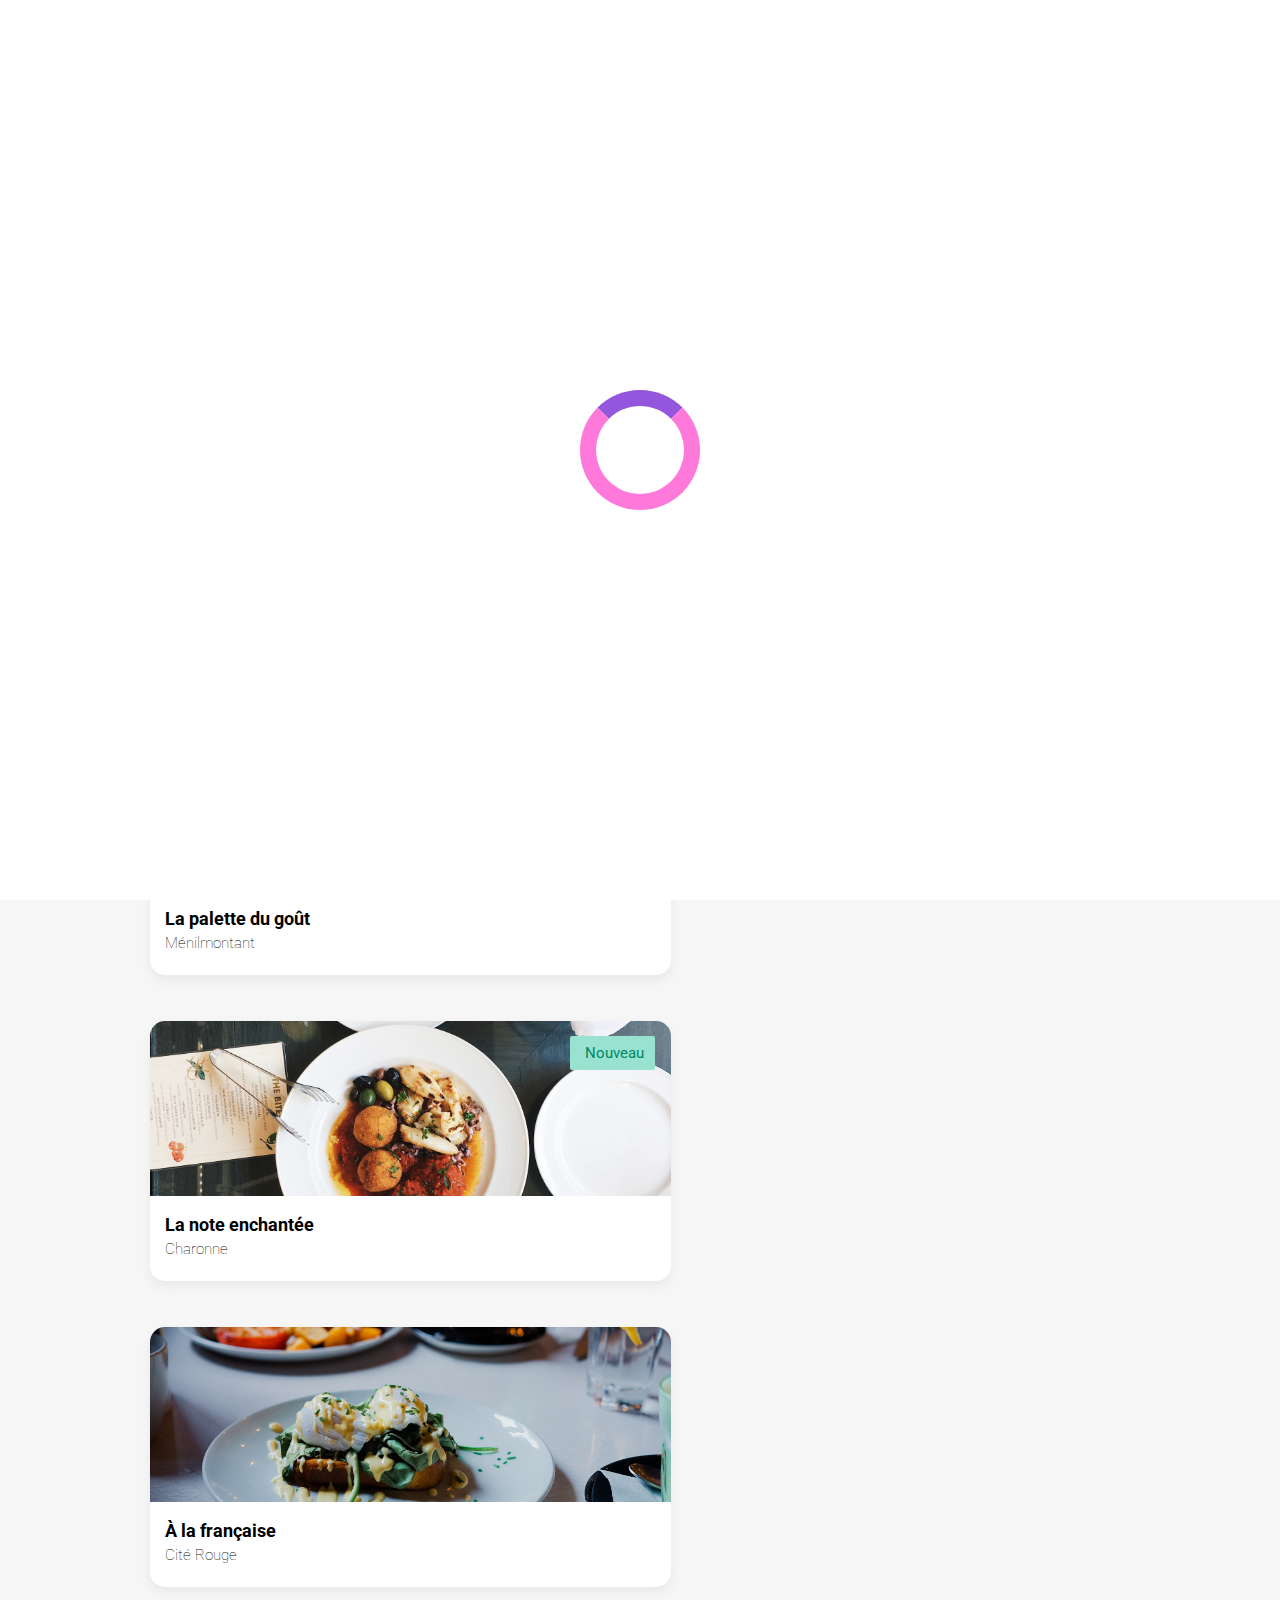
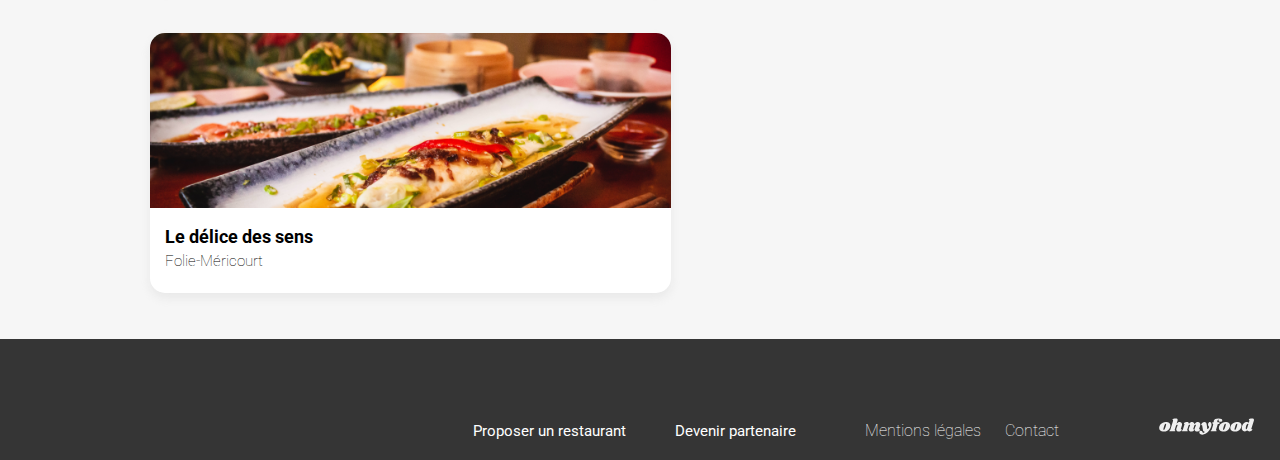
<file: index.html>
<!DOCTYPE html>
<html lang="fr">
<head>
    <meta charset="UTF-8">
    <meta name="viewport" content="width=device-width, initial-scale=1.0">
    <link rel="stylesheet" href="https://cdnjs.cloudflare.com/ajax/libs/font-awesome/6.2.1/css/all.min.css" integrity="sha512-MV7K8+y+gLIBoVD59lQIYicR65iaqukzvf/nwasF0nqhPay5w/9lJmVM2hMDcnK1OnMGCdVK+iQrJ7lzPJQd1w==" crossorigin="anonymous" referrerpolicy="no-referrer">
    <link rel="preconnect" href="https://fonts.googleapis.com">
    <link rel="preconnect" href="https://fonts.gstatic.com" crossorigin>
    <link href="https://fonts.googleapis.com/css2?family=Shrikhand&display=swap" rel="stylesheet">
    <link rel="preconnect" href="https://fonts.googleapis.com">
    <link rel="preconnect" href="https://fonts.gstatic.com" crossorigin>
    <link href="https://fonts.googleapis.com/css2?family=Roboto:ital,wght@0,100;0,300;0,400;0,500;0,700;0,900;1,100;1,300;1,400;1,500;1,700;1,900&family=Shrikhand&display=swap" rel="stylesheet">
    <title>Ohmyfood</title>
    <link rel="stylesheet" href="./assets/css/style.css">
</head>
<body>
    <!-- Loading Section -->
    <div id="loader" class="loader">
        <div class="spinner"></div>
    </div>
    <!-- Header Section -->
    <header class="header">
        <div class="logo">
            <img src="assets/images/logo/ohmyfood@2x.svg" alt="Logo Ohmyfood">
        </div>
    <!-- Choix Ville Section -->  
        <form class="ville">
            <i class="fa-solid fa-location-dot"></i>
            <input type="text" name="ville" id="ville" placeholder="Paris, Belleville">
        </form>
    </header>

    <main>
        <section class="explorer">
            <h1>Réserver le menu qui vous convient</h1>
            <p>Découvrez des restaurants d'exception, sélectionnés par nos soins.</p>
            <button class="button">Explorer nos restaurants</button>
        </section>
        <section class="functioning">
            <h2>Fonctionnement</h2>
            <div class="functioning__container">
                <div class="functioning__item">
                    <div class="functioning__number">1</div>
                        <div class="functioning__txt">
                            <i class="fa-solid fa-mobile-screen-button"></i>
                            <p>Choisissez un restaurant</p>
                        </div>
                </div>
                <div class="functioning__item">
                    <div class="functioning__number">2</div>
                        <div class="functioning__txt">
                            <i class="fa-list-ul fas" aria-hidden="true"></i>
                            <p>Composez votre menu</p>
                        </div>
                </div>
                <div class="functioning__item">
                    <div class="functioning__number">3</div>
                        <div class="functioning__txt">
                            <i class="fa-store fas" aria-hidden="true"></i>
                            <p>Dégustez au restaurant</p>
                        </div>
                </div>
            </div>
        </section>
        <section class="restaurant">
            <div>
                <h2>Restaurants</h2>
            </div>
            <div class="restaurant__container">
                <div class="restaurant__card">
                    <span class="restaurant__nouveau">Nouveau</span>
                    <a href="menu_palette_du_gout.html">
                        <img src="assets/images/restaurants/jay-wennington-N_Y88TWmGwA-unsplash.jpg" alt="Image du restaurant La palette du goût">
                        <div class="restaurant__description">
                            <div class="restaurant__text">
                                <h3>La palette du goût</h3>
                                <div>Ménilmontant</div>
                            </div>
                        </div>
                    </a>
                            <div class="restaurant__heart">
                                <i class="fa-regular fa-heart"></i>
                                <i class="fa-solid fa-heart"></i>
                            </div>
                </div>
                <div class="restaurant__card">
                    <a href="menu_palette_du_gout.html">
                        <div class="restaurant__nouveau">Nouveau</div>
                        <img src="assets/images/restaurants/stil-u2Lp8tXIcjw-unsplash.jpg" alt="">
                        <div class="restaurant__description">
                            <div class="restaurant__text">
                                <h3>La note enchantée</h3>
                                <div>Charonne</div>
                            </div>
                        </div>
                    </a>
                            <div class="restaurant__heart">
                                <i class="fa-sharp fa-regular fa-heart"></i>
                                <i class="fa-solid fa-heart"></i>
                            </div>
                        </div>
                <div class="restaurant__card">
                    <a href="menu_la_francaise.html">
                        <img src="assets/images/restaurants/toa-heftiba-DQKerTsQwi0-unsplash.jpg" alt="">
                        <div class="restaurant__description">
                            <div class="restaurant__text">
                                <h3>À la française</h3>
                                <div>Cité Rouge</div>
                            </div>
                        </div>
                    </a>
                            <div class="restaurant__heart">
                                <i class="fa-sharp fa-regular fa-heart"></i>
                                <i class="fa-solid fa-heart"></i>
                            </div>
                </div>
                <div class="restaurant__card">
                    <a href="menu_delice_des_sens.html">
                        <img src="assets/images/restaurants/louis-hansel-shotsoflouis-qNBGVyOCY8Q-unsplash.jpg" alt="">
                        <div class="restaurant__description">
                            <div class="restaurant__text">
                                <h3>Le délice des sens</h3>
                                <div>Folie-Méricourt</div>
                            </div>
                        </div>
                    </a>
                            <div class="restaurant__heart">
                                <i class="fa-sharp fa-regular fa-heart"></i>
                                <i class="fa-solid fa-heart"></i>
                            </div>
                </div>
            </div>
        </section>
    </main>
    <footer>
        <div class="footer">
            <img src="assets/images/logo/ohmyfood@2x.svg" alt="">
                <div class="footer__reverve">
                <div class="footer__proposerpartenaire">
                    <a href="">
                        <i class="fa-utensils fas" aria-hidden="true"></i>
                        <p id="footer__proposer">Proposer un restaurant</p>
                    </a>
                    <a href="">
                        <i class="fa-hands-helping fas" aria-hidden="true"></i>
                        <p id="footer__parternaire">Devenir partenaire</p>
                    </a>
                </div>
                <div class="footer__mentioncontact">
                    <a href="">
                        <p id="footer__mention">Mentions légales</p>
                    </a>
                    <a href="mailto:exemple@gmail.com">
                        <p id="footer__contact">Contact</p>
                    </a>
                </div>
            </div>
        </div>
    </footer>
</body>
</html>
</file>
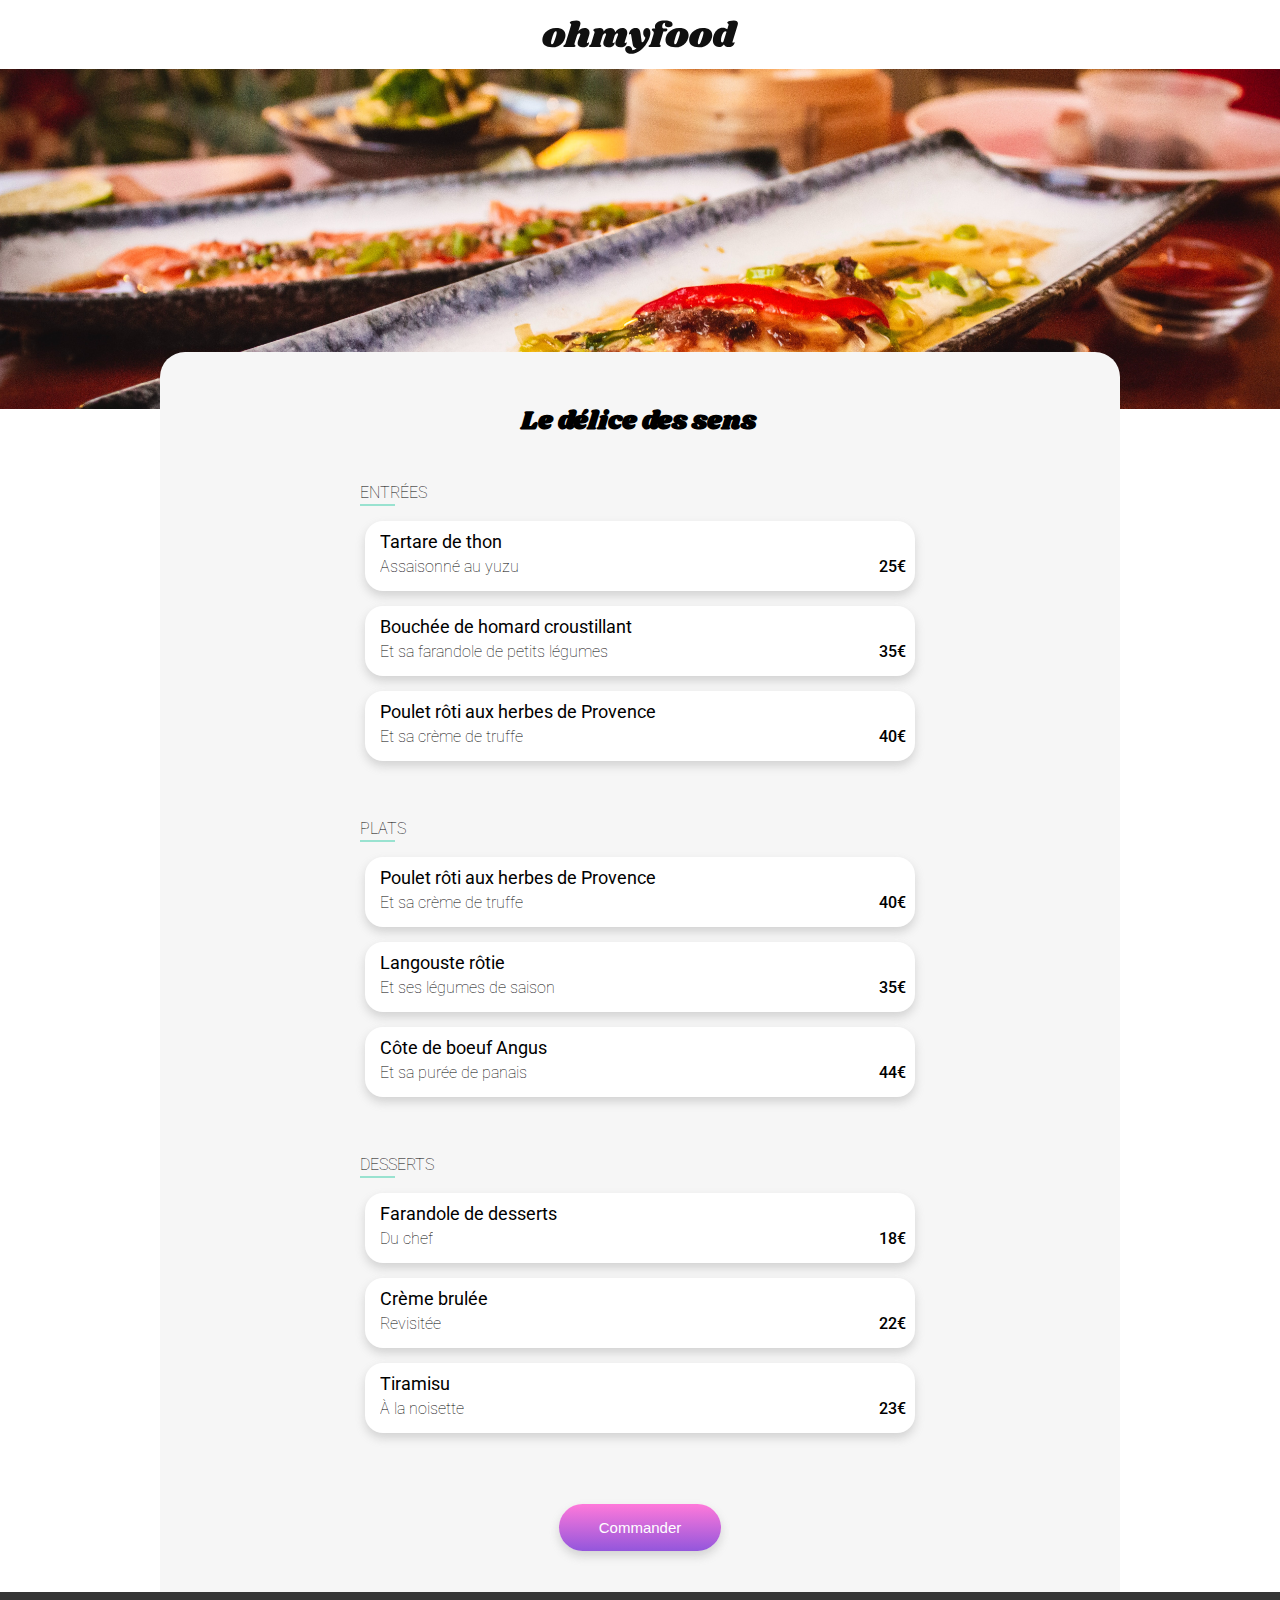
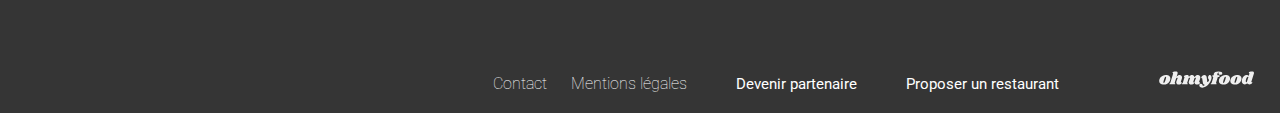
<file: menu_delice_des_sens.html>
<!DOCTYPE html>
<html lang="fr">
<head>
    <meta charset="UTF-8">
    <meta name="viewport" content="width=device-width, initial-scale=1.0">
    <link rel="stylesheet" href="https://cdnjs.cloudflare.com/ajax/libs/font-awesome/6.2.1/css/all.min.css" integrity="sha512-MV7K8+y+gLIBoVD59lQIYicR65iaqukzvf/nwasF0nqhPay5w/9lJmVM2hMDcnK1OnMGCdVK+iQrJ7lzPJQd1w==" crossorigin="anonymous" referrerpolicy="no-referrer">
    <link rel="preconnect" href="https://fonts.googleapis.com">
    <link rel="preconnect" href="https://fonts.gstatic.com" crossorigin>
    <link href="https://fonts.googleapis.com/css2?family=Shrikhand&display=swap" rel="stylesheet">
    <link rel="preconnect" href="https://fonts.googleapis.com">
    <link rel="preconnect" href="https://fonts.gstatic.com" crossorigin>
    <link href="https://fonts.googleapis.com/css2?family=Roboto:ital,wght@0,100;0,300;0,400;0,500;0,700;0,900;1,100;1,300;1,400;1,500;1,700;1,900&family=Shrikhand&display=swap" rel="stylesheet">
    <title>Le Délice des sens</title>
    <link rel="stylesheet" href="assets/css/style.css">
</head>


<body>
    <header class="header__menu">
        <div class="header__logo__arrow">
            <a href="index.html">
            <i class="fa-solid fa-arrow-left"></i>
            </a>
            <div class="logo">
                <img src="assets/images/logo/ohmyfood@2x.svg" alt="Logo Ohmyfood">
            </div>
        </div>
        <div id="header__photo">
            <img src="assets/images/restaurants/louis-hansel-shotsoflouis-qNBGVyOCY8Q-unsplash.jpg" alt="Image du restaurant La palette du goût">
        </div>
    </header>
<main>
    <!--  Section Entrées -->
    <section class="container__menu">
        <div class="title__menu">
            <h1>Le délice des sens</h1>
            <div class="menu__heart">
                <i class="fa-sharp fa-regular fa-heart"></i>
                <i class="fa-solid fa-heart"></i>
            </div>
        </div>
        <div class="container__cards">
            <div class="menu__h2">
                <h2>ENTRÉES</h2>
            </div>
            <div class="menu__cards">
                <div class="menu__content">
                    <div class="menu__secondtitle">
                        <h3>Tartare de thon</h3>
                    </div>
                    <div class="menu__description">
                        <p>Assaisonné au yuzu</p>
                        <span class="menu__prix">25€</span>
                    </div>
                </div>
                <div class="menu__check">
                    <i class="fa-solid fa-circle-check"></i>
                </div>
            </div>
            <div class="menu__cards">
                <div class="menu__content">
                    <div class="menu__secondtitle">
                        <h3>Bouchée de homard croustillant</h3>
                    </div>
                    <div class="menu__description">
                        <p>Et sa farandole de petits légumes</p>
                        <span class="menu__prix">35€</span>
                    </div>
                </div>
                <div class="menu__check">
                    <i class="fa-solid fa-circle-check"></i>
                </div>
            </div>
            <div class="menu__cards">
                <div class="menu__content">
                    <div class="menu__secondtitle">
                        <h3>Poulet rôti aux herbes de Provence</h3>
                    </div>
                    <div class="menu__description">
                        <p>Et sa crème de truffe</p>
                        <span class="menu__prix">40€</span>
                    </div>
                </div>
                <div class="menu__check">
                    <i class="fa-solid fa-circle-check"></i>
                </div>
            </div>
        </div>
    <!--  Section Plats -->
        <div class="container__cards">
            <div class="menu__h2">
                <h2>PLATS</h2>
            </div>
            <div class="menu__cards">
                <div class="menu__content">
                    <div class="menu__secondtitle">
                        <h3>Poulet rôti aux herbes de Provence</h3>
                    </div>
                    <div class="menu__description">
                        <p>Et sa crème de truffe</p>
                        <span class="menu__prix">40€</span>
                    </div>
                </div>
                <div class="menu__check">
                    <i class="fa-solid fa-circle-check"></i>
                </div>
            </div>
            <div class="menu__cards">
                <div class="menu__content">
                    <div class="menu__secondtitle">
                        <h3>Langouste rôtie</h3>
                    </div>
                    <div class="menu__description">
                        <p>Et ses légumes de saison</p>
                        <span class="menu__prix">35€</span>
                    </div>
                </div>
                <div class="menu__check">
                    <i class="fa-solid fa-circle-check"></i>
                </div>
            </div>
            <div class="menu__cards">
                <div class="menu__content">
                    <div class="menu__secondtitle">
                        <h3>Côte de boeuf Angus</h3>
                    </div>
                    <div class="menu__description">
                        <p>Et sa purée de panais</p>
                        <span class="menu__prix">44€</span>
                    </div>
                </div>
                <div class="menu__check">
                    <i class="fa-solid fa-circle-check"></i>
                </div>
            </div>
        </div>
    <!--  Section Desserts -->
        <div class="container__cards">
            <div class="menu__h2">
                <h2>DESSERTS</h2>
            </div>
            <div class="menu__cards">
                <div class="menu__content">
                    <div class="menu__secondtitle">
                        <h3>Farandole de desserts</h3>
                    </div>
                    <div class="menu__description">
                        <p>Du chef</p>
                        <span class="menu__prix">18€</span>
                    </div>
                </div>
                <div class="menu__check">
                    <i class="fa-solid fa-circle-check"></i>
                </div>
            </div>
            <div class="menu__cards">
                <div class="menu__content">
                    <div class="menu__secondtitle">
                        <h3>Crème brulée</h3>
                    </div>
                    <div class="menu__description">
                        <p>Revisitée</p>
                        <span class="menu__prix">22€</span>
                    </div>
                </div>
                <div class="menu__check">
                    <i class="fa-solid fa-circle-check"></i>
                </div>
            </div>
            <div class="menu__cards">
                <div class="menu__content">
                    <div class="menu__secondtitle">
                        <h3>Tiramisu</h3>
                    </div>
                    <div class="menu__description">
                        <p>À la noisette</p>
                        <span class="menu__prix">23€</span>
                    </div>
                </div>
                <div class="menu__check">
                    <i class="fa-solid fa-circle-check"></i>
                </div>
            </div>
        </div>
        <div class="button__div">
                <button class="button">Commander</button>
        </div>
    </section>
</main>
<footer>
    <div class="footer">
        <img src="assets/images/logo/ohmyfood@2x.svg" alt="">
                <a href="">
                    <i class="fa-utensils fas" aria-hidden="true"></i>
                    <p id="footer__proposer">Proposer un restaurant</p>
                </a>
                <a href="">
                    <i class="fa-hands-helping fas" aria-hidden="true"></i>
                    <p id="footer__parternaire">Devenir partenaire</p>
                </a>
                <a href="">
                    <p id="footer__mention">Mentions légales</p>
                </a>
                <a href="mailto:email@sample.com">
                    <p id="footer__contact">Contact</p>
                </a>
    </div>
</footer>
</body>
</html>
</file>
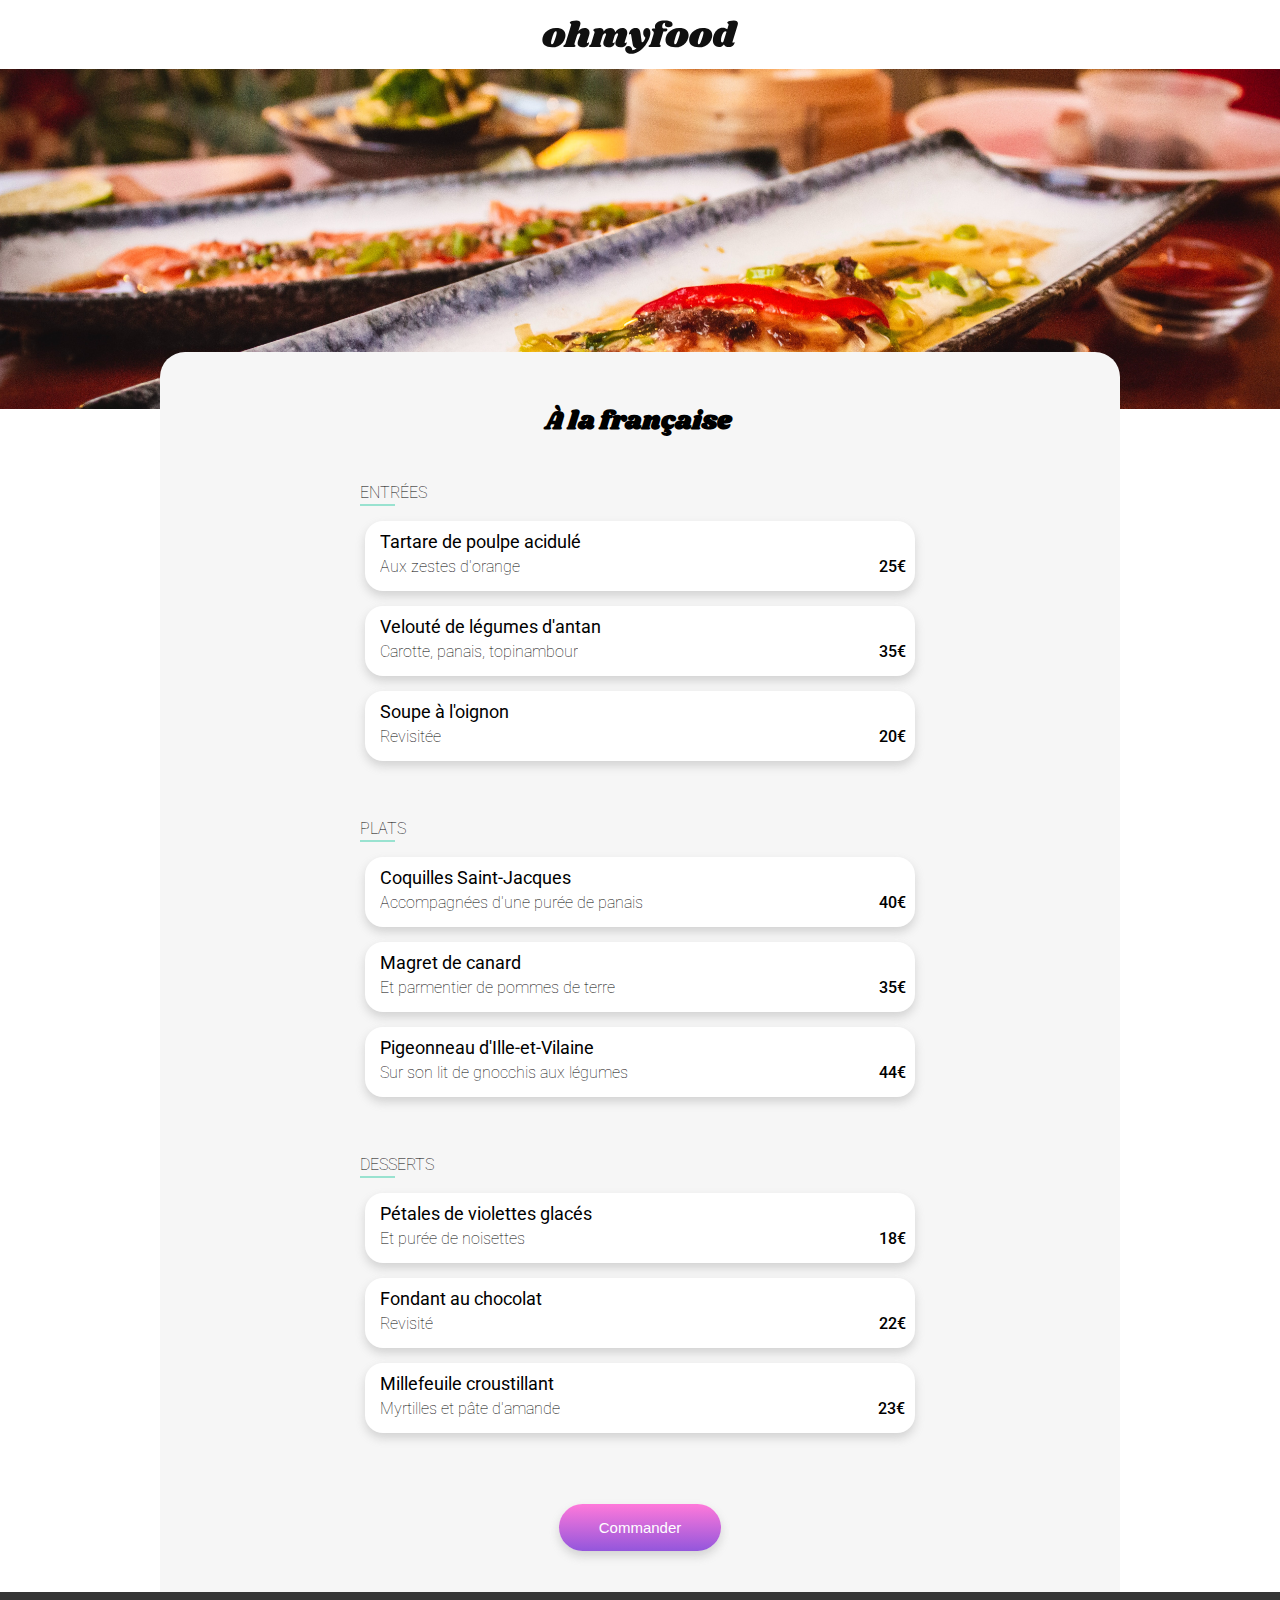
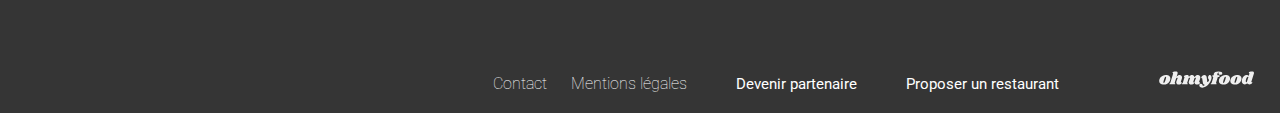
<file: menu_la_francaise.html>
<!DOCTYPE html>
<html lang="fr">
<head>
    <meta charset="UTF-8">
    <meta name="viewport" content="width=device-width, initial-scale=1.0">
    <link rel="stylesheet" href="https://cdnjs.cloudflare.com/ajax/libs/font-awesome/6.2.1/css/all.min.css" integrity="sha512-MV7K8+y+gLIBoVD59lQIYicR65iaqukzvf/nwasF0nqhPay5w/9lJmVM2hMDcnK1OnMGCdVK+iQrJ7lzPJQd1w==" crossorigin="anonymous" referrerpolicy="no-referrer">
    <link rel="preconnect" href="https://fonts.googleapis.com">
    <link rel="preconnect" href="https://fonts.gstatic.com" crossorigin>
    <link href="https://fonts.googleapis.com/css2?family=Shrikhand&display=swap" rel="stylesheet">
    <link rel="preconnect" href="https://fonts.googleapis.com">
    <link rel="preconnect" href="https://fonts.gstatic.com" crossorigin>
    <link href="https://fonts.googleapis.com/css2?family=Roboto:ital,wght@0,100;0,300;0,400;0,500;0,700;0,900;1,100;1,300;1,400;1,500;1,700;1,900&family=Shrikhand&display=swap" rel="stylesheet">
    <title>À la française</title>
    <link rel="stylesheet" href="assets/css/style.css">
</head>


<body>
    <header class="header__menu">
        <div class="header__logo__arrow">
            <a href="index.html">
                <i class="fa-solid fa-arrow-left"></i>
            </a>
            <div class="logo">
                <img src="assets/images/logo/ohmyfood@2x.svg" alt="Logo Ohmyfood">
            </div>
        </div>
        <div id="header__photo">
            <img src="assets/images/restaurants/louis-hansel-shotsoflouis-qNBGVyOCY8Q-unsplash.jpg" alt="Image du restaurant La palette du goût">
        </div>
    </header>
<main>
    <!--  Section Entrées -->
    <section class="container__menu">
        <div class="title__menu">
            <h1>À la française</h1>
            <div class="menu__heart">
                <i class="fa-sharp fa-regular fa-heart"></i>
                <i class="fa-solid fa-heart"></i>
            </div>
        </div>
        <div class="container__cards">
            <div class="menu__h2">
                <h2>ENTRÉES</h2>
            </div>
            <div class="menu__cards">
                <div class="menu__content">
                    <div class="menu__secondtitle">
                        <h3>Tartare de poulpe acidulé</h3>
                    </div>
                    <div class="menu__description">
                        <p>Aux zestes d'orange</p>
                        <span class="menu__prix">25€</span>
                    </div>
                </div>
                <div class="menu__check">
                    <i class="fa-solid fa-circle-check"></i>
                </div>
            </div>
            <div class="menu__cards">
                <div class="menu__content">
                    <div class="menu__secondtitle">
                        <h3>Velouté de légumes d'antan</h3>
                    </div>
                    <div class="menu__description">
                        <p>Carotte, panais, topinambour</p>
                        <span class="menu__prix">35€</span>
                    </div>
                </div>
                <div class="menu__check">
                    <i class="fa-solid fa-circle-check"></i>
                </div>
            </div>
            <div class="menu__cards">
                <div class="menu__content">
                    <div class="menu__secondtitle">
                        <h3>Soupe à l'oignon</h3>
                    </div>
                    <div class="menu__description">
                        <p>Revisitée</p>
                        <span class="menu__prix">20€</span>
                    </div>
                </div>
                <div class="menu__check">
                    <i class="fa-solid fa-circle-check"></i>
                </div>
            </div>
        </div>
    <!--  Section Plats -->
        <div class="container__cards">
            <div class="menu__h2">
                <h2>PLATS</h2>
            </div>
            <div class="menu__cards">
                <div class="menu__content">
                    <div class="menu__secondtitle">
                        <h3>Coquilles Saint-Jacques</h3>
                    </div>
                    <div class="menu__description">
                        <p>Accompagnées d'une purée de panais</p>
                        <span class="menu__prix">40€</span>
                    </div>
                </div>
                <div class="menu__check">
                    <i class="fa-solid fa-circle-check"></i>
                </div>
            </div>
            <div class="menu__cards">
                <div class="menu__content">
                    <div class="menu__secondtitle">
                        <h3>Magret de canard</h3>
                    </div>
                    <div class="menu__description">
                        <p>Et parmentier de pommes de terre</p>
                        <span class="menu__prix">35€</span>
                    </div>
                </div>
                <div class="menu__check">
                    <i class="fa-solid fa-circle-check"></i>
                </div>
            </div>
            <div class="menu__cards">
                <div class="menu__content">
                    <div class="menu__secondtitle">
                        <h3>Pigeonneau d'Ille-et-Vilaine</h3>
                    </div>
                    <div class="menu__description">
                        <p>Sur son lit de gnocchis aux légumes</p>
                        <span class="menu__prix">44€</span>
                    </div>
                </div>
                <div class="menu__check">
                    <i class="fa-solid fa-circle-check"></i>
                </div>
            </div>
        </div>
    <!--  Section Desserts -->
        <div class="container__cards">
            <div class="menu__h2">
                <h2>DESSERTS</h2>
            </div>
            <div class="menu__cards">
                <div class="menu__content">
                    <div class="menu__secondtitle">
                        <h3>Pétales de violettes glacés</h3>
                    </div>
                    <div class="menu__description">
                        <p>Et purée de noisettes</p>
                        <span class="menu__prix">18€</span>
                    </div>
                </div>
                <div class="menu__check">
                    <i class="fa-solid fa-circle-check"></i>
                </div>
            </div>
            <div class="menu__cards">
                <div class="menu__content">
                    <div class="menu__secondtitle">
                        <h3>Fondant au chocolat</h3>
                    </div>
                    <div class="menu__description">
                        <p>Revisité</p>
                        <span class="menu__prix">22€</span>
                    </div>
                </div>
                <div class="menu__check">
                    <i class="fa-solid fa-circle-check"></i>
                </div>
            </div>
            <div class="menu__cards">
                <div class="menu__content">
                    <div class="menu__secondtitle">
                        <h3>Millefeuile croustillant</h3>
                    </div>
                    <div class="menu__description">
                        <p>Myrtilles et pâte d'amande</p>
                        <span class="menu__prix">23€</span>
                    </div>
                </div>
            </div>
            <div class="menu__check">
                <i class="fa-solid fa-circle-check"></i>
            </div>
        </div>
        <div class="button__div">
                <button class="button">Commander</button>
        </div>
    </section>
</main>
<footer>
    <div class="footer">
        <img src="assets/images/logo/ohmyfood@2x.svg" alt="">
                <a href="">
                    <i class="fa-utensils fas" aria-hidden="true"></i>
                    <p id="footer__proposer">Proposer un restaurant</p>
                </a>
                <a href="">
                    <i class="fa-hands-helping fas" aria-hidden="true"></i>
                    <p id="footer__parternaire">Devenir partenaire</p>
                </a>
                <a href="">
                    <p id="footer__mention">Mentions légales</p>
                </a>
                <a href="mailto:email@sample.com">
                    <p id="footer__contact">Contact</p>
                </a>
    </div>
</footer>
</body>
</html>
</file>
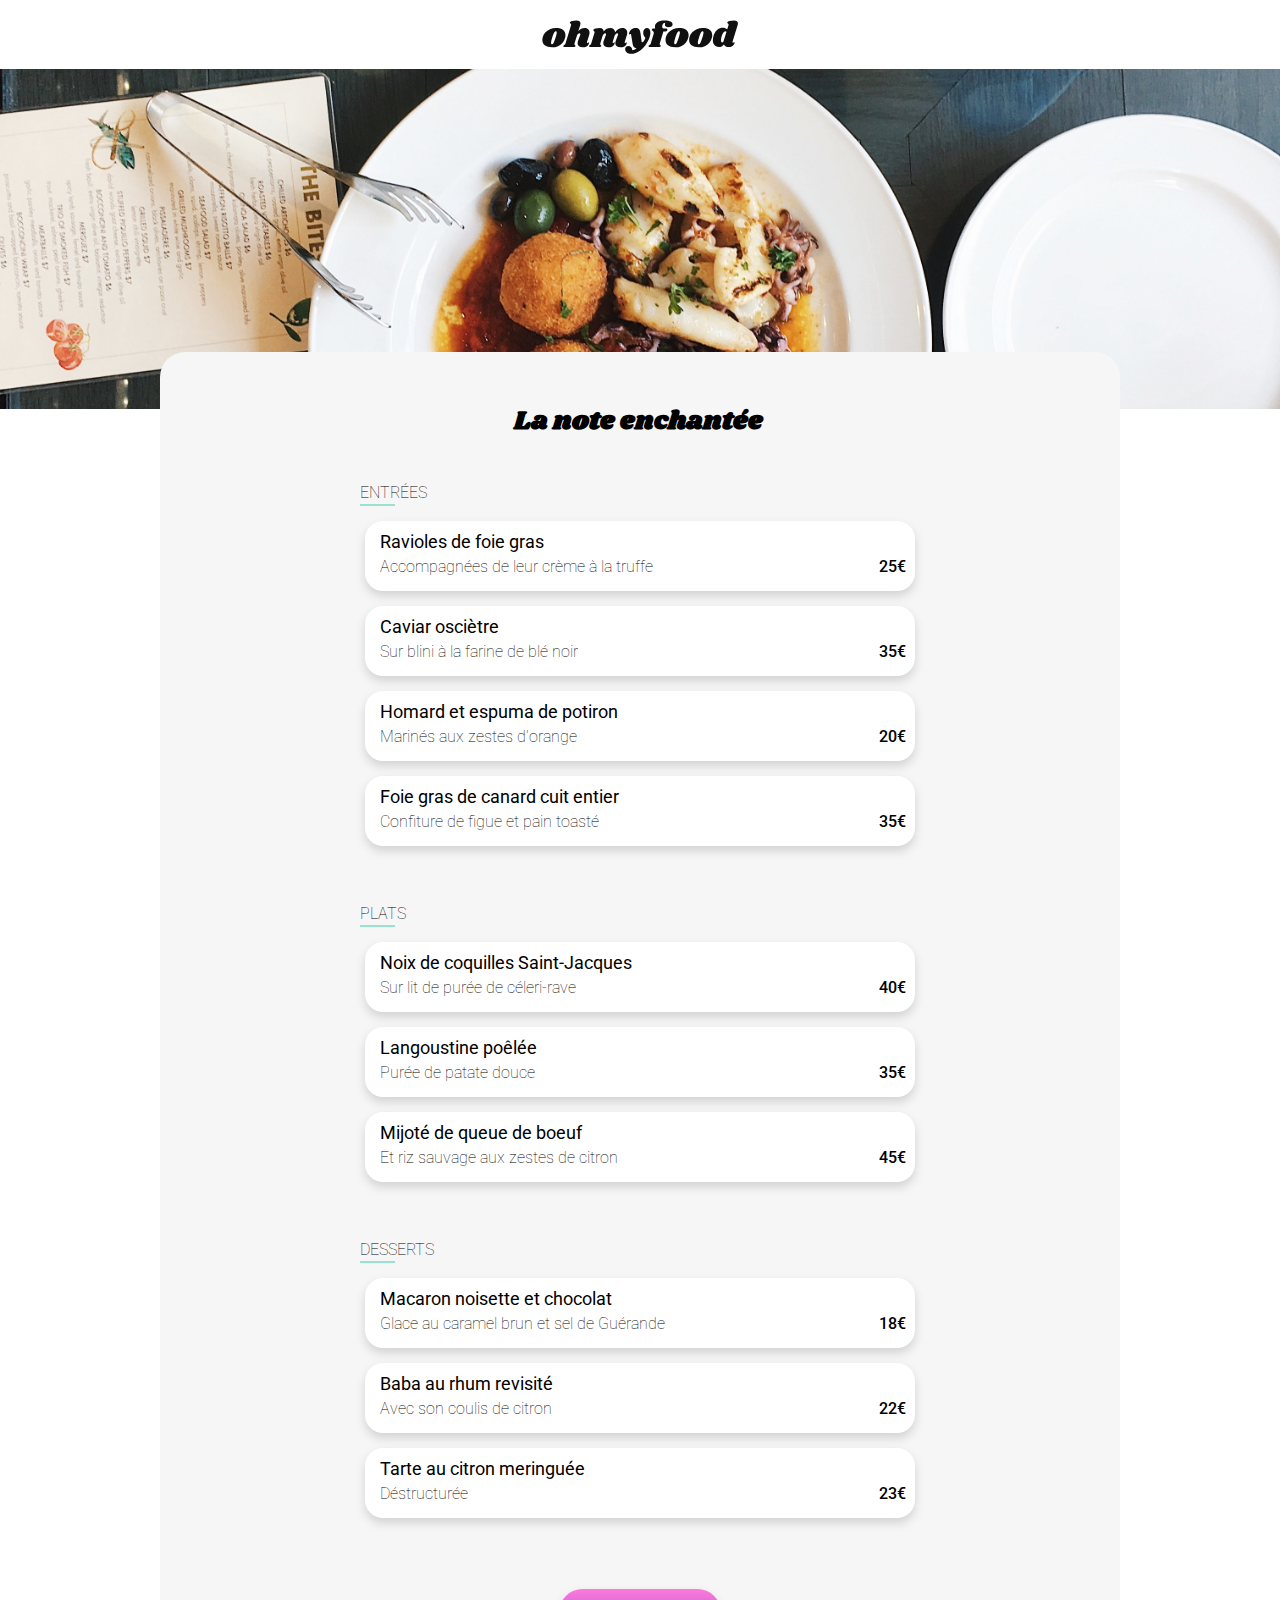
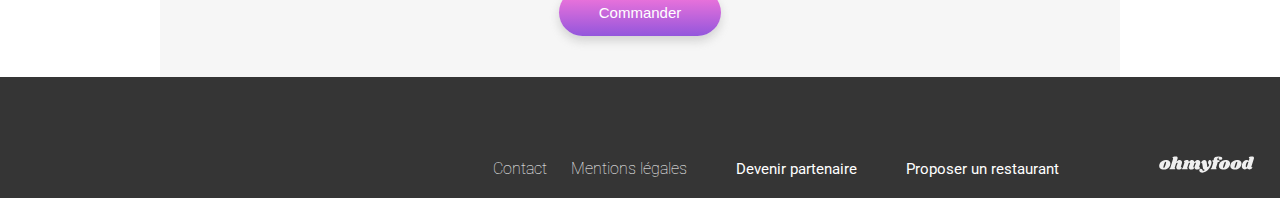
<file: menu_note_enchantee.html>
<!DOCTYPE html>
<html lang="fr">
<head>
    <meta charset="UTF-8">
    <meta name="viewport" content="width=device-width, initial-scale=1.0">
    <link rel="stylesheet" href="https://cdnjs.cloudflare.com/ajax/libs/font-awesome/6.2.1/css/all.min.css" integrity="sha512-MV7K8+y+gLIBoVD59lQIYicR65iaqukzvf/nwasF0nqhPay5w/9lJmVM2hMDcnK1OnMGCdVK+iQrJ7lzPJQd1w==" crossorigin="anonymous" referrerpolicy="no-referrer">
    <link rel="preconnect" href="https://fonts.googleapis.com">
    <link rel="preconnect" href="https://fonts.gstatic.com" crossorigin>
    <link href="https://fonts.googleapis.com/css2?family=Shrikhand&display=swap" rel="stylesheet">
    <link rel="preconnect" href="https://fonts.googleapis.com">
    <link rel="preconnect" href="https://fonts.gstatic.com" crossorigin>
    <link href="https://fonts.googleapis.com/css2?family=Roboto:ital,wght@0,100;0,300;0,400;0,500;0,700;0,900;1,100;1,300;1,400;1,500;1,700;1,900&family=Shrikhand&display=swap" rel="stylesheet">
    <title>La note enchantée</title>
    <link rel="stylesheet" href="assets/css/style.css">
</head>


<body>
    <header class="header__menu">
        <div class="header__logo__arrow">
            <a href="index.html">
                <i class="fa-solid fa-arrow-left"></i>
            </a>
            <div class="logo">
                <img src="assets/images/logo/ohmyfood@2x.svg" alt="Logo Ohmyfood">
            </div>
        </div>
        <div id="header__photo">
            <img src="assets/images/restaurants/stil-u2Lp8tXIcjw-unsplash.jpg" alt="Image du restaurant La palette du goût">
        </div>
    </header>
<main>
    <!--  Section Entrées -->
    <section class="container__menu">
        <div class="title__menu">
            <h1>La note enchantée</h1>
            <div class="menu__heart">
                <i class="fa-sharp fa-regular fa-heart"></i>
                <i class="fa-solid fa-heart"></i>
            </div>
        </div>
        <div class="container__cards">
            <div class="menu__h2">
                <h2>ENTRÉES</h2>
            </div>
            <div class="menu__cards">
                <div class="menu__content">
                    <div class="menu__secondtitle">
                        <h3>Ravioles de foie gras</h3>
                    </div>
                    <div class="menu__description">
                        <p>Accompagnées de leur crème à la truffe</p>
                        <span class="menu__prix">25€</span>
                    </div>
                </div>
                <div class="menu__check">
                    <i class="fa-solid fa-circle-check"></i>
                </div>
            </div>
            <div class="menu__cards">
                <div class="menu__content">
                    <div class="menu__secondtitle">
                        <h3>Caviar osciètre</h3>
                    </div>
                    <div class="menu__description">
                        <p>Sur blini à la farine de blé noir</p>
                        <span class="menu__prix">35€</span>
                    </div>
                </div>
                <div class="menu__check">
                    <i class="fa-solid fa-circle-check"></i>
                </div>
            </div>
            <div class="menu__cards">
                <div class="menu__content">
                    <div class="menu__secondtitle">
                        <h3>Homard et espuma de potiron</h3>
                    </div>
                    <div class="menu__description">
                        <p>Marinés aux zestes d'orange</p>
                        <span class="menu__prix">20€</span>
                    </div>
                </div>
                <div class="menu__check">
                    <i class="fa-solid fa-circle-check"></i>
                </div>
            </div>
            <div class="menu__cards">
                <div class="menu__content">
                    <div class="menu__secondtitle">
                        <h3>Foie gras de canard cuit entier</h3>
                    </div>
                    <div class="menu__description">
                        <p>Confiture de figue et pain toasté</p>
                        <span class="menu__prix">35€</span>
                    </div>
                </div>
                <div class="menu__check">
                    <i class="fa-solid fa-circle-check"></i>
                </div>
            </div>
        </div>
    <!--  Section Plats -->
        <div class="container__cards">
            <div class="menu__h2">
                <h2>PLATS</h2>
            </div>
            <div class="menu__cards">
                <div class="menu__content">
                    <div class="menu__secondtitle">
                        <h3>Noix de coquilles Saint-Jacques</h3>
                    </div>
                    <div class="menu__description">
                        <p>Sur lit de purée de céleri-rave</p>
                        <span class="menu__prix">40€</span>
                    </div>
                </div>
                <div class="menu__check">
                    <i class="fa-solid fa-circle-check"></i>
                </div>
            </div>
            <div class="menu__cards">
                <div class="menu__content">
                    <div class="menu__secondtitle">
                        <h3>Langoustine poêlée</h3>
                    </div>
                    <div class="menu__description">
                        <p>Purée de patate douce</p>
                        <span class="menu__prix">35€</span>
                    </div>
                </div>
                <div class="menu__check">
                    <i class="fa-solid fa-circle-check"></i>
                </div>
            </div>
            <div class="menu__cards">
                <div class="menu__content">
                    <div class="menu__secondtitle">
                        <h3>Mijoté de queue de boeuf</h3>
                    </div>
                    <div class="menu__description">
                        <p>Et riz sauvage aux zestes de citron</p>
                        <span class="menu__prix">45€</span>
                    </div>
                </div>
                <div class="menu__check">
                    <i class="fa-solid fa-circle-check"></i>
                </div>
            </div>
        </div>
    <!--  Section Desserts -->
        <div class="container__cards">
            <div class="menu__h2">
                <h2>DESSERTS</h2>
            </div>
            <div class="menu__cards">
                <div class="menu__content">
                    <div class="menu__secondtitle">
                        <h3>Macaron noisette et chocolat</h3>
                    </div>
                    <div class="menu__description">
                        <p>Glace au caramel brun et sel de Guérande</p>
                        <span class="menu__prix">18€</span>
                    </div>
                </div>
                <div class="menu__check">
                    <i class="fa-solid fa-circle-check"></i>
                </div>
            </div>
            <div class="menu__cards">
                <div class="menu__content">
                    <div class="menu__secondtitle">
                        <h3>Baba au rhum revisité</h3>
                    </div>
                    <div class="menu__description">
                        <p>Avec son coulis de citron</p>
                        <span class="menu__prix">22€</span>
                    </div>
                </div>
                <div class="menu__check">
                    <i class="fa-solid fa-circle-check"></i>
                </div>
            </div>
            <div class="menu__cards">
                <div class="menu__content">
                    <div class="menu__secondtitle">
                        <h3>Tarte au citron meringuée</h3>
                    </div>
                    <div class="menu__description">
                        <p>Déstructurée</p>
                        <span class="menu__prix">23€</span>
                    </div>
                </div>
                <div class="menu__check">
                    <i class="fa-solid fa-circle-check"></i>
                </div>
            </div>
        </div>
        <div class="button__div">
                <button class="button">Commander</button>
        </div>
    </section>
</main>
<footer>
    <div class="footer">
        <img src="assets/images/logo/ohmyfood@2x.svg" alt="">
                <a href="">
                    <i class="fa-utensils fas" aria-hidden="true"></i>
                    <p id="footer__proposer">Proposer un restaurant</p>
                </a>
                <a href="">
                    <i class="fa-hands-helping fas" aria-hidden="true"></i>
                    <p id="footer__parternaire">Devenir partenaire</p>
                </a>
                <a href="">
                    <p id="footer__mention">Mentions légales</p>
                </a>
                <a href="mailto:email@sample.com">
                    <p id="footer__contact">Contact</p>
                </a>
    </div>
</footer>
</body>
</html>
</file>
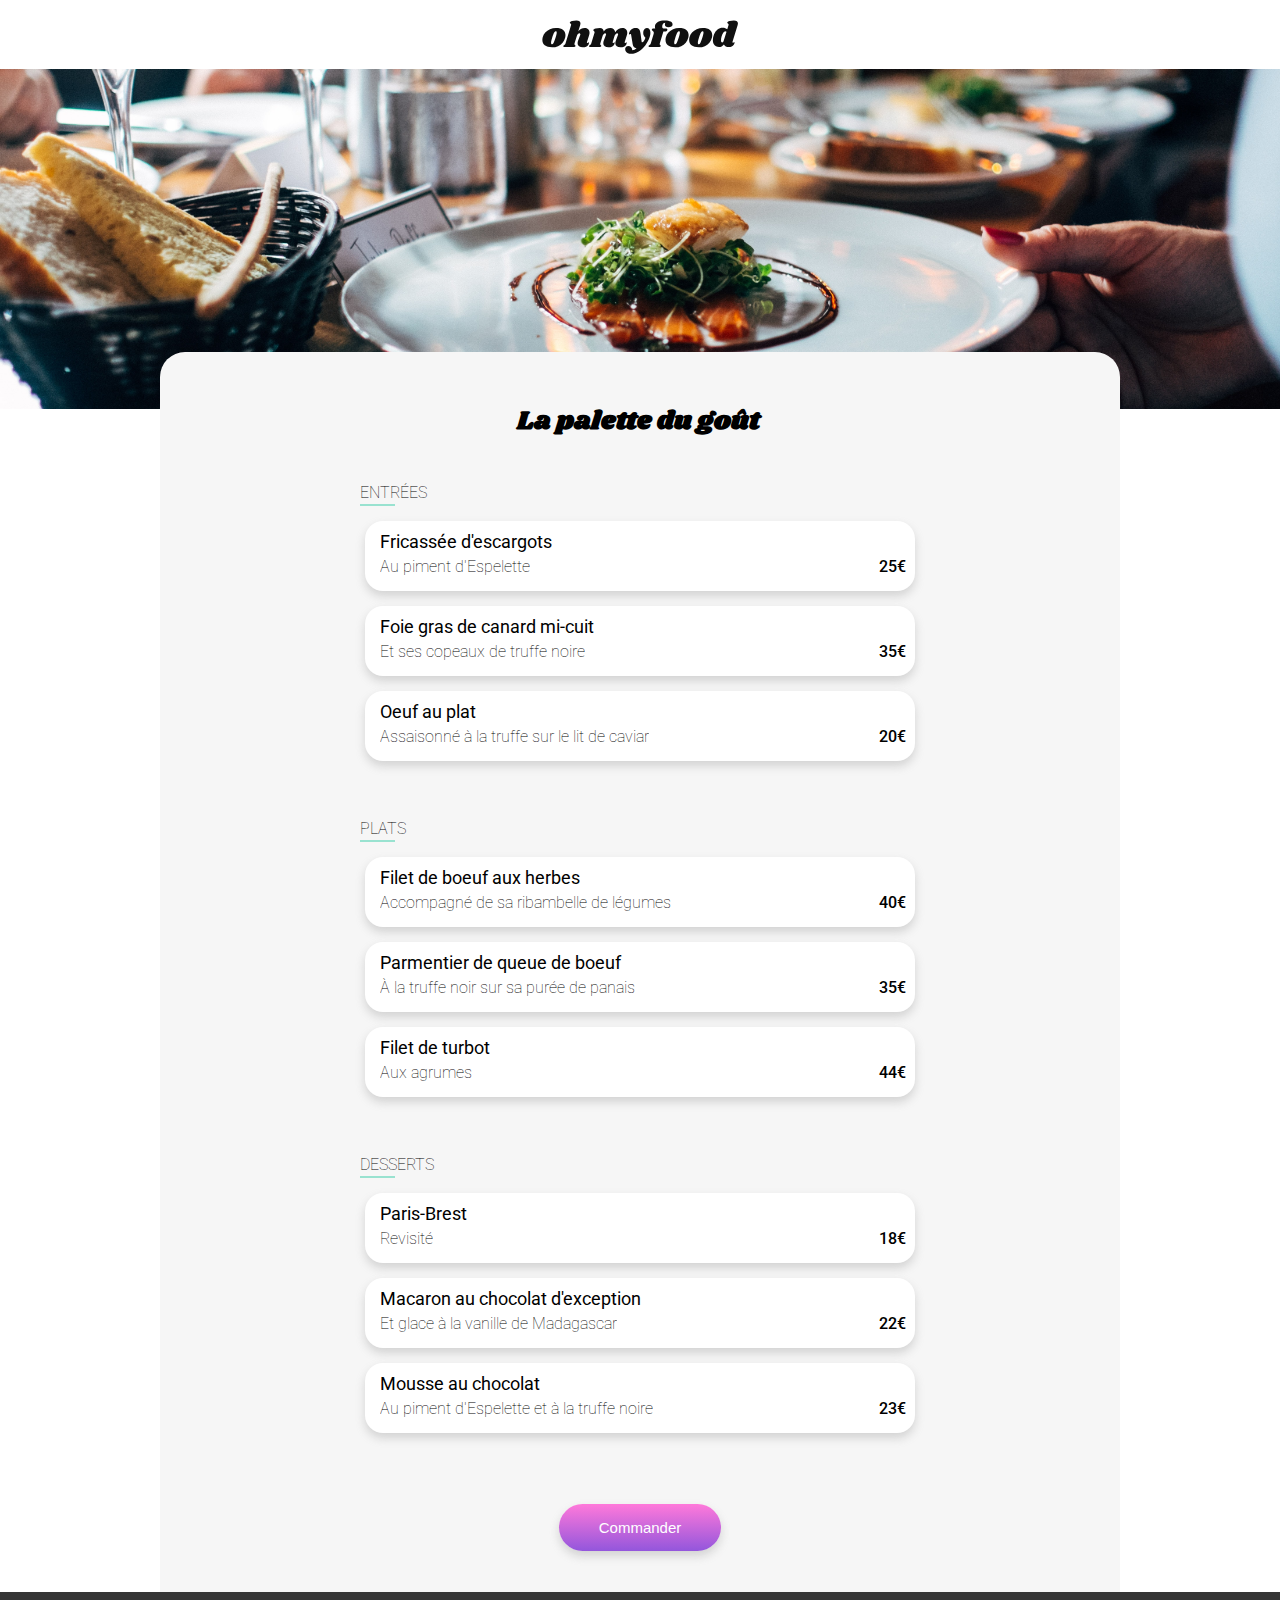
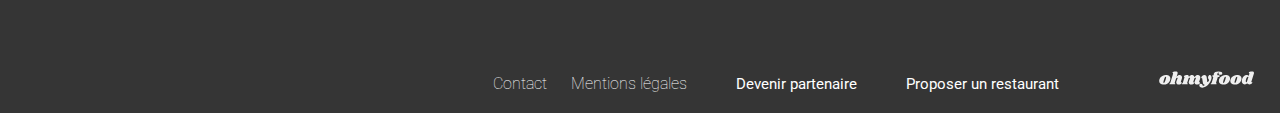
<file: menu_palette_du_gout.html>
<!DOCTYPE html>
<html lang="fr">
<head>
    <meta charset="UTF-8">
    <meta name="viewport" content="width=device-width, initial-scale=1.0">
    <link rel="stylesheet" href="https://cdnjs.cloudflare.com/ajax/libs/font-awesome/6.2.1/css/all.min.css" integrity="sha512-MV7K8+y+gLIBoVD59lQIYicR65iaqukzvf/nwasF0nqhPay5w/9lJmVM2hMDcnK1OnMGCdVK+iQrJ7lzPJQd1w==" crossorigin="anonymous" referrerpolicy="no-referrer">
    <link rel="preconnect" href="https://fonts.googleapis.com">
    <link rel="preconnect" href="https://fonts.gstatic.com" crossorigin>
    <link href="https://fonts.googleapis.com/css2?family=Shrikhand&display=swap" rel="stylesheet">
    <link rel="preconnect" href="https://fonts.googleapis.com">
    <link rel="preconnect" href="https://fonts.gstatic.com" crossorigin>
    <link href="https://fonts.googleapis.com/css2?family=Roboto:ital,wght@0,100;0,300;0,400;0,500;0,700;0,900;1,100;1,300;1,400;1,500;1,700;1,900&family=Shrikhand&display=swap" rel="stylesheet">
    <title>Restaurant À la française</title>
    <link rel="stylesheet" href="assets/css/style.css">
</head>


<body>
    <header class="header__menu">
        <div class="header__logo__arrow">
            <a href="index.html">
                <i class="fa-solid fa-arrow-left"></i>
            </a>
            <div class="logo">
                <img src="assets/images/logo/ohmyfood@2x.svg" alt="Logo Ohmyfood">
            </div>
        </div>
        <div id="header__photo">
            <img src="assets/images/restaurants/jay-wennington-N_Y88TWmGwA-unsplash.jpg" alt="Image du restaurant La palette du goût">
        </div>
    </header>
<main>
    <!--  Section Entrées -->
    <section class="container__menu">
        <div class="title__menu">
            <h1>La palette du goût</h1>
            <div class="menu__heart">
                <i class="fa-sharp fa-regular fa-heart"></i>
                <i class="fa-solid fa-heart"></i>
            </div>
        </div>
        <div class="container__cards">
            <div class="menu__h2">
                <h2>ENTRÉES</h2>
            </div>
            <div class="menu__cards">
                <div class="menu__content">
                    <div class="menu__secondtitle">
                        <h3>Fricassée d'escargots</h3>
                    </div>
                    <div class="menu__description">
                        <p>Au piment d'Espelette</p>
                        <span class="menu__prix">25€</span>
                    </div>
                </div>
                <div class="menu__check">
                    <i class="fa-solid fa-circle-check"></i>
                </div>
            </div>
            <div class="menu__cards">
                <div class="menu__content">
                    <div class="menu__secondtitle">
                        <h3>Foie gras de canard mi-cuit</h3>
                    </div>
                    <div class="menu__description">
                        <p>Et ses copeaux de truffe noire</p>
                        <p class="menu__prix">35€</p>
                    </div>
                </div>
                <div class="menu__check">
                    <i class="fa-solid fa-circle-check"></i>
                </div>
            </div>
            <div class="menu__cards">
                <div class="menu__content">
                    <div class="menu__secondtitle">
                        <h3>Oeuf au plat</h3>
                    </div>
                    <div class="menu__description">
                        <p>Assaisonné à la truffe sur le lit de caviar</p>
                        <span class="menu__prix">20€</span>
                    </div>
                </div>
                <div class="menu__check">
                    <i class="fa-solid fa-circle-check"></i>
                </div>
            </div>
        </div>
    <!--  Section Plats -->
        <div class="container__cards">
            <div class="menu__h2">
                <h2>PLATS</h2>
            </div>
            <div class="menu__cards">
                <div class="menu__content">
                    <div class="menu__secondtitle">
                        <h3>Filet de boeuf aux herbes</h3>
                    </div>
                        <div class="menu__description">
                            <p>Accompagné de sa ribambelle de légumes</p>
                            <span class="menu__prix">40€</span>
                        </div>
                </div>
                <div class="menu__check">
                    <i class="fa-solid fa-circle-check"></i>
                </div>
            </div>
                <div class="menu__cards">
                    <div class="menu__content">
                        <div class="menu__secondtitle">
                            <h3>Parmentier de queue de boeuf</h3>
                        </div>
                        <div class="menu__description">
                            <p>À la truffe noir sur sa purée de panais</p>
                            <span class="menu__prix">35€</span>
                        </div>
                    </div>
                <div class="menu__check">
                    <i class="fa-solid fa-circle-check"></i>
                </div>
            </div>
            <div class="menu__cards">
                <div class="menu__content">
                    <div class="menu__secondtitle">
                        <h3>Filet de turbot</h3>
                    </div>
                    <div class="menu__description">
                        <p>Aux agrumes</p>
                        <span class="menu__prix">44€</span>
                    </div>
                </div>
                <div class="menu__check">
                    <i class="fa-solid fa-circle-check"></i>
                </div>
            </div>
        </div>
    <!--  Section Desserts -->
        <div class="container__cards">
            <div class="menu__h2">
                <h2>DESSERTS</h2>
            </div>
            <div class="menu__cards">
                <div class="menu__content">
                    <div class="menu__secondtitle">
                        <h3>Paris-Brest</h3>
                    </div>
                    <div class="menu__description">
                        <p>Revisité</p>
                        <span class="menu__prix">18€</span>
                    </div>
                </div>
                <div class="menu__check">
                    <i class="fa-solid fa-circle-check"></i>
                </div>
            </div>
            <div class="menu__cards">
                <div class="menu__content">
                    <div class="menu__secondtitle">
                        <h3>Macaron au chocolat d'exception</h3>
                    </div>
                    <div class="menu__description">
                        <p>Et glace à la vanille de Madagascar</p>
                        <span class="menu__prix">22€</span>
                    </div>
                </div>
                <div class="menu__check">
                    <i class="fa-solid fa-circle-check"></i>
                </div>
            </div>
            <div class="menu__cards">
                <div class="menu__content">
                    <div class="menu__secondtitle">
                        <h3>Mousse au chocolat</h3>
                    </div>
                    <div class="menu__description">
                        <p>Au piment d'Espelette et à la truffe noire</p>
                        <span class="menu__prix">23€</span>
                    </div>
                </div>
                <div class="menu__check">
                    <i class="fa-solid fa-circle-check"></i>
                </div>
            </div>
        </div>
        <div class="button__div">
                <button class="button">Commander</button>
        </div>
    </section>
</main>
<footer>
    <div class="footer">
        <img src="assets/images/logo/ohmyfood@2x.svg" alt="">
                <a href="">
                    <i class="fa-utensils fas" aria-hidden="true"></i>
                    <p id="footer__proposer">Proposer un restaurant</p>
                </a>
                <a href="">
                    <i class="fa-hands-helping fas" aria-hidden="true"></i>
                    <p id="footer__parternaire">Devenir partenaire</p>
                </a>
                <a href="">
                    <p id="footer__mention">Mentions légales</p>
                </a>
                <a href="mailto:email@sample.com">
                    <p id="footer__contact">Contact</p>
                </a>
    </div>
</footer>
</body>
</html>
</file>
<file: assets/css/style.css>
@charset "UTF-8";
/** Fonts **/
/** Colors **/
/** Size **/
/** Responsive **/
/** Forme style **/
/** Fonctionnement section **/
/** Restaurant section **/
/** Fonts style **/
* {
  box-sizing: border-box;
  margin: 0;
  padding: 0; }

body {
  font-family: "Roboto", sans-serif;
  width: 100%;
  background-color: #F6F6F6; }

main {
  display: flex;
  flex-direction: column;
  box-sizing: border-box; }

.loader {
  background-color: #FFFFFF;
  position: fixed;
  top: 0;
  left: 0;
  width: 100%;
  height: 100%;
  display: flex;
  align-items: center;
  justify-content: center;
  z-index: 9999;
  /* Assure que le loader couvre tout le contenu */
  animation: fadeOut 2s forwards 2s; }

.spinner {
  border: 16px solid #FF79DA;
  /* Couleur de fond de l'anneau */
  border-top: 16px solid #9356DC;
  /* Couleur de l'anneau animé */
  border-radius: 50%;
  width: 120px;
  height: 120px;
  animation: spin 2s linear infinite; }

@keyframes spin {
  /* Définit une animation appelée spin. */
  0% {
    transform: rotate(0deg); }
  /* Indique que l'élément commence sans rotation au début de l'animation.*/
  100% {
    transform: rotate(360deg); }
  /* Indique que l'élément a effectué une rotation complète (360 degrés) à la fin de l'animation. */ }
@keyframes fadeOut {
  0% {
    opacity: 1; }
  /* Indique que l'élément commence complètement visible au début de l'animation. */
  100% {
    opacity: 0;
    visibility: hidden; }
  /* Indique que l'élément devient complètement transparent (invisible) et que sa visibilité est définie sur hidden à la fin de l'animation. */ }
.header {
  box-shadow: rgba(0, 0, 0, 0.25) 0px 4px 4px 0px;
  flex-direction: column;
  display: flex;
  align-items: center;
  justify-content: center; }
  .header .logo {
    width: 100%;
    display: flex;
    align-items: center;
    justify-content: center; }
  .header img {
    width: 50%;
    height: 69px; }
  .header .ville {
    padding: 15px;
    box-shadow: inset rgba(35, 35, 35, 0.218) 0px 2px 3px 0px;
    width: 100%;
    flex-direction: row;
    display: flex;
    align-items: center;
    justify-content: center;
    background-color: #EAEAEA; }
    .header .ville i {
      margin-right: 12px;
      opacity: inherit; }
    .header .ville input {
      border: transparent;
      font-size: 16px;
      opacity: initial;
      background-color: #EAEAEA;
      font-weight: 500;
      width: 115px; }
    .header .ville ::placeholder {
      color: black;
      font-weight: 500; }

@media screen and (min-width: 1024px) {
  .header {
    background-color: #FFFFFF; }
    .header .ville {
      background-color: #EAEAEA; }
    .header img {
      width: 15%; } }
.explorer {
  flex-direction: column;
  padding-top: 55px;
  padding-bottom: 55px;
  display: flex;
  align-items: center; }
  .explorer h1 {
    padding: 27px 66px 0px 66px;
    text-align: center;
    font-size: 24px;
    font-family: "Roboto", sans-serif;
    font-weight: 700; }
  .explorer p {
    padding: 27px 33px;
    text-align: center;
    font-size: 18px;
    font-family: "Roboto", sans-serif;
    font-weight: 100; }
  .explorer .button {
    border: none;
    border-radius: 25px;
    color: white;
    background: linear-gradient(#FF79DA 0%, #9356DC 100%);
    font-size: 15px;
    font-weight: 400;
    text-decoration: none;
    box-shadow: 0px 5px 10px 0px #8a8a8a52;
    padding: 15px 24px 15px 24px;
    transition: all 1s; }
    .explorer .button:hover {
      opacity: 0.7;
      transform: scale(1);
      box-shadow: 0px 10px 15px 0px #8a8a8aa0; }

@media screen and (min-width: 1024px) {
  .explorer {
    background-color: #F6F6F6;
    padding-top: 0px; }
    .explorer h1 {
      font-size: 38px; }
    .explorer p {
      font-weight: 100; } }
.functioning {
  background-color: #FFFFFF;
  flex-direction: column;
  display: flex;
  padding: 50px 0px 50px 0px; }
  .functioning h2 {
    margin-left: 12px;
    margin-bottom: 12px; }
  .functioning ol {
    display: flex;
    align-items: center;
    justify-content: center;
    flex-direction: column;
    margin: 0 auto;
    padding: 0;
    gap: 10px; }
  .functioning .functioning__container {
    flex-direction: column;
    display: flex;
    align-items: center;
    position: relative;
    justify-content: space-between;
    height: 287px; }
    .functioning .functioning__container .functioning__item {
      position: relative;
      gap: 10px;
      width: 280px;
      background-color: #F6F6F6;
      height: 80px;
      border-radius: 25px;
      counter-increment: item;
      display: flex;
      align-items: center;
      box-shadow: 0px 5px 10px 0px #8a8a8a52; }
      .functioning .functioning__container .functioning__item .functioning__number {
        clip-path: circle(40%);
        background-color: #9356DC;
        padding: 7px;
        color: #FFFFFF;
        position: absolute;
        left: -10px; }
    .functioning .functioning__container .functioning__txt {
      margin: 19px;
      display: flex;
      align-items: center;
      font-size: 15px;
      font-weight: 400;
      text-decoration: none; }
    .functioning .functioning__container i {
      margin-right: 20px;
      margin-left: 16px;
      color: #7E7E7E;
      font-size: 22px; }
    .functioning .functioning__container i:hover {
      color: #9356DC; }

@media screen and (min-width: 1024px) {
  .functioning {
    justify-content: initial;
    padding: 50px 150px;
    background-color: #FFFFFF; }
    .functioning h2 {
      margin-left: 0px; }
    .functioning .functioning__container {
      flex-direction: row;
      width: 100%;
      margin: auto;
      justify-content: space-between;
      height: 100px; }
      .functioning .functioning__container .functioning__item {
        margin: 15px;
        width: 318px;
        position: relative; }
        .functioning .functioning__container .functioning__item .functioning__number {
          left: -12px;
          margin-right: 15px; }
        .functioning .functioning__container .functioning__item .functioning__txt {
          gap: 29px; } }
.restaurant {
  width: 100%;
  padding-top: 55px;
  padding-bottom: 55px; }
  .restaurant h2 {
    display: flex;
    justify-content: center;
    margin: 0px 217px 10px 0px; }
  .restaurant .restaurant__container {
    display: flex;
    flex-direction: column;
    justify-content: space-around;
    align-items: center; }
    .restaurant .restaurant__container .restaurant__card {
      background-color: #FFFFFF;
      height: 260px;
      border-radius: 15px;
      box-shadow: 0px 5px 10px 0px #cdcdcd52;
      position: relative;
      width: 340px;
      margin-bottom: 35px; }
      .restaurant .restaurant__container .restaurant__card .restaurant__heart {
        height: 15px;
        transform: scaleX(0.9);
        left: 290px;
        font-size: 28px;
        bottom: 53px;
        position: absolute; }
        .restaurant .restaurant__container .restaurant__card .restaurant__heart i {
          position: absolute; }
        .restaurant .restaurant__container .restaurant__card .restaurant__heart .fa-solid {
          opacity: 0;
          cursor: pointer; }
          .restaurant .restaurant__container .restaurant__card .restaurant__heart .fa-solid:hover {
            background-image: linear-gradient(#ffaae7 0%, #a374dc 100%);
            background-clip: text;
            -webkit-background-clip: text;
            color: transparent;
            opacity: 1;
            transition: all 0.4S ease-in-out; }
  .restaurant a {
    text-decoration: none;
    width: 100%; }
  .restaurant img {
    width: 100%;
    height: 175px;
    object-fit: cover;
    border-radius: 15px 15px 0px 0px; }
  .restaurant .restaurant__nouveau {
    padding: 8px 15px 8px 15px;
    background-color: #99E2D0;
    color: #008766;
    width: 85px;
    border-radius: 2px;
    font-size: 15px;
    font-weight: 400;
    text-decoration: none;
    position: absolute;
    left: 240px;
    top: 15px; }
  .restaurant .restaurant__description {
    position: relative;
    display: flex;
    align-items: center; }
    .restaurant .restaurant__description .restaurant__text {
      margin: 15px;
      width: 100%;
      font-size: 15px;
      font-weight: 400;
      text-decoration: none;
      color: black; }
      .restaurant .restaurant__description .restaurant__text h3 {
        margin-bottom: 5px; }
      .restaurant .restaurant__description .restaurant__text div {
        font-weight: 100; }

@media screen and (min-width: 768px) {
  .restaurant h2 {
    justify-content: center;
    padding: 15px 0px 15px 0px; } }
@media screen and (min-width: 1024px) {
  .restaurant {
    padding: 52px 150px 0px 150px;
    margin: 0 auto;
    background-color: #F6F6F6; }
    .restaurant h2 {
      display: flex;
      margin: 0;
      padding: 0px 0px 30px 0px;
      justify-content: flex-start; }
    .restaurant .restaurant__container {
      display: flex;
      flex-direction: row;
      flex-wrap: wrap;
      margin: auto;
      justify-content: space-between; }
      .restaurant .restaurant__container .restaurant__card {
        width: 521px;
        margin-bottom: 46px; }
        .restaurant .restaurant__container .restaurant__card .restaurant__nouveau {
          left: 420px; }
        .restaurant .restaurant__container .restaurant__card .restaurant__heart {
          left: 446px; } }
.footer {
  background-color: #353535; }
  .footer img {
    filter: invert(100%);
    margin-left: 25px;
    margin-top: 15px;
    width: 95px; }
  .footer a {
    text-decoration: none;
    color: #FFFFFF;
    display: flex;
    align-items: center;
    justify-content: normal;
    margin: 8px 0px 0px 24px; }
    .footer a i {
      width: 15px; }
  .footer #footer__proposer {
    margin-left: 10px;
    font-size: 15px;
    font-weight: 400;
    text-decoration: none; }
  .footer #footer__parternaire {
    margin-left: 10px;
    font-size: 15px;
    font-weight: 400;
    text-decoration: none; }
  .footer #footer__mention {
    font-size: 16px;
    font-weight: 100;
    font-family: "Roboto", sans-serif; }
  .footer #footer__contact {
    font-size: 16px;
    font-weight: 100;
    font-family: "Roboto", sans-serif; }

@media screen and (min-width: 1024px) {
  .footer {
    padding-bottom: 30px;
    padding-top: 74px; } }
/** Header section **/
@media screen and (min-width: 1024px) {
  main {
    background-color: #FFFFFF; }

  .header__menu #header__photo img {
    height: 340px; }

  .container__menu {
    margin: auto;
    width: 75%;
    margin-top: 115px; }
    .container__menu .title__menu {
      gap: 25px;
      display: flex;
      justify-content: center; }
      .container__menu .title__menu h1 {
        font-size: 22px; }

  .menu__h2 {
    padding-right: 525px; }

  .container__cards {
    display: flex;
    flex-direction: column;
    align-items: center; }

  .menu__cards {
    width: 550px; }

  .footer {
    display: flex;
    flex-direction: row-reverse;
    padding-top: 24px;
    padding-right: 26px;
    padding-bottom: 30px;
    padding-top: 74px; }
    .footer img {
      margin-top: 0px;
      margin-left: 100px; }
    .footer .footer__mentioncontact {
      display: flex; }
    .footer .footer__proposerpartenaire {
      display: flex;
      margin-right: 45px; }
    .footer .footer__reverve {
      display: flex; }

  .button__div .button {
    padding: 15px 40px 15px 40px;
    margin-top: 41px;
    margin-bottom: 41px; } }
/** Mobile Version **/
.header__menu {
  box-shadow: none;
  display: flex;
  align-items: center;
  flex-direction: column;
  height: 237px;
  padding-top: 20px;
  background-color: #FFFFFF; }
  .header__menu .header__logo__arrow {
    display: flex;
    align-items: center; }
    .header__menu .header__logo__arrow i {
      position: absolute;
      left: 24px;
      font-size: 20px;
      top: 27px;
      text-decoration: none;
      color: #353535; }

#header__arrow {
  display: none; }

#header__photo {
  margin-top: 11px;
  width: 100%; }
  #header__photo img {
    width: 100%;
    height: 200px;
    object-fit: cover; }

/** Menu section **/
.container__menu {
  background-color: #F6F6F6;
  z-index: 1;
  border-radius: 25px 25px 0px 0px; }
  .container__menu .menu__h2 {
    margin-bottom: 15px; }
  .container__menu h2 {
    font-size: 16px;
    font-weight: 100;
    font-family: "Roboto", sans-serif;
    margin-top: 28px;
    border-bottom: 2px solid #99E2D0;
    width: 35px;
    padding-bottom: 2px; }
  .container__menu .menu__heart {
    height: 12px;
    transform: scaleX(0.9);
    font-size: 28px;
    position: relative;
    bottom: 7px;
    transition: all 0.4S ease-in-out; }
    .container__menu .menu__heart .fa-sharp {
      position: absolute; }
    .container__menu .menu__heart .fa-solid {
      position: absolute;
      opacity: 0;
      cursor: pointer; }
      .container__menu .menu__heart .fa-solid:hover {
        background-image: linear-gradient(#ffaae7 0%, #a374dc 100%);
        background-clip: text;
        -webkit-background-clip: text;
        color: transparent;
        opacity: 1;
        transition: all 0.4S ease-in-out; }
  .container__menu .title__menu {
    display: flex;
    align-items: center;
    gap: 37px;
    padding-top: 50px;
    margin-left: 33px; }
    .container__menu .title__menu h1 {
      font-family: "Shrikhand", cursive;
      font-size: 22px;
      font-size: 26px; }
  .container__menu .container__cards {
    margin: 15px; }
@keyframes slideIn {
  from {
    opacity: 0;
    transform: translate3d(0, 30px, 0); }
  to {
    opacity: 1;
    transform: translate3d(0, 0, 0); } }
    .container__menu .container__cards .menu__cards {
      background-color: #FFFFFF;
      height: 70px;
      border-radius: 18px;
      display: flex;
      justify-content: space-between;
      flex-direction: row;
      box-shadow: 0px 5px 10px 0px #8a8a8a52;
      margin-bottom: 15px;
      overflow: hidden;
      animation-name: slideIn;
      animation-duration: 1s;
      animation-timing-function: ease;
      animation-fill-mode: both; }
      .container__menu .container__cards .menu__cards .menu__content {
        display: flex;
        flex-direction: column;
        width: 100%;
        text-overflow: ellipsis;
        overflow: hidden;
        white-space: nowrap;
        margin-left: 15px; }
        .container__menu .container__cards .menu__cards .menu__content .menu__secondtitle h3 {
          padding: 10px 0px 5px 0px;
          font-size: 18px;
          font-weight: 400;
          text-overflow: ellipsis;
          overflow: hidden;
          white-space: nowrap;
          transition: width ease 0.7s; }
        .container__menu .container__cards .menu__cards .menu__content .menu__description {
          display: flex;
          justify-content: space-between;
          text-overflow: ellipsis;
          overflow: hidden;
          white-space: nowrap;
          margin-right: 10px;
          font-size: 16px;
          font-weight: 100;
          font-family: "Roboto", sans-serif; }
          .container__menu .container__cards .menu__cards .menu__content .menu__description p {
            text-overflow: ellipsis;
            overflow: hidden;
            white-space: nowrap; }
          .container__menu .container__cards .menu__cards .menu__content .menu__description .menu__prix {
            font-weight: 500; }
      .container__menu .container__cards .menu__cards .menu__check {
        display: flex;
        align-items: center;
        justify-content: center;
        overflow: hidden;
        margin-right: -50px;
        border-radius: 0px 15px 15px 0px;
        width: 50px;
        transition: all 0.3s ease-out;
        color: #FFFFFF; }
      .container__menu .container__cards .menu__cards:hover .menu__check {
        height: 100%;
        margin-right: 0px;
        width: 80px;
        background-color: #99E2D0; }

.button__div {
  display: flex;
  align-items: center;
  justify-content: center; }
  .button__div .button {
    border: none;
    border-radius: 25px;
    color: white;
    background: linear-gradient(#FF79DA 0%, #9356DC 100%);
    font-size: 15px;
    font-weight: 400;
    text-decoration: none;
    box-shadow: 0px 5px 10px 0px #8a8a8a52;
    padding: 15px 40px 15px 40px;
    margin-top: 41px;
    margin-bottom: 41px;
    transition: all 1s; }
    .button__div .button:hover {
      opacity: 0.7;
      transform: scale(1);
      box-shadow: 0px 10px 15px 0px #8a8a8aa0; }

.footer {
  padding-bottom: 20px; }

/*# sourceMappingURL=style.css.map */
</file>
